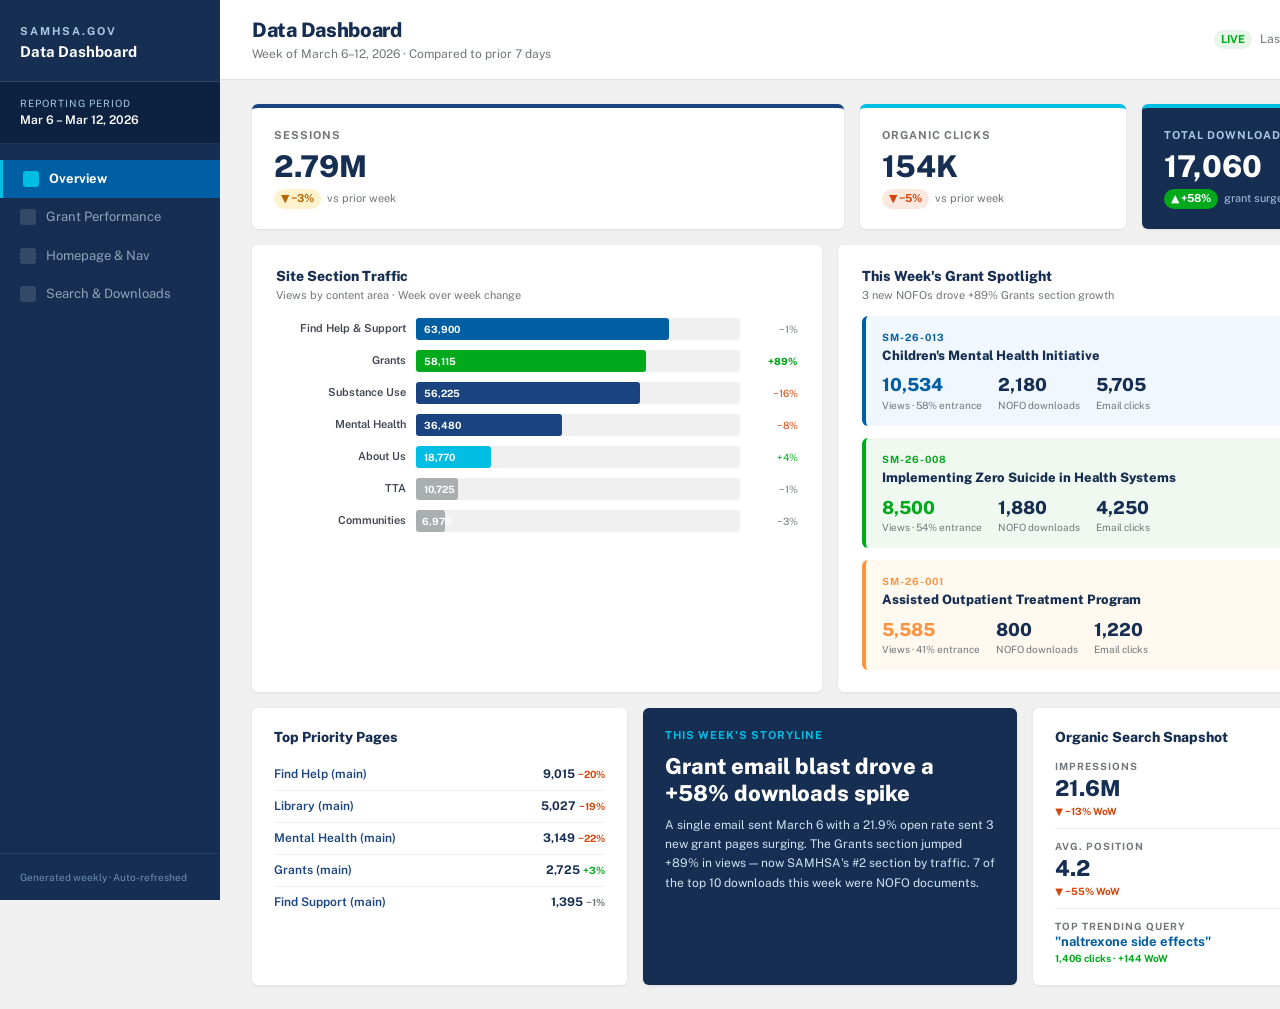
<file: index.html>
<!DOCTYPE html>
<html lang="en">
<head>
  <meta charset="UTF-8">
  <meta http-equiv="refresh" content="0; url=overview.html">
  <title>SAMHSA Analytics Dashboard</title>
</head>
<body>
  <p>Redirecting to <a href="overview.html">Overview</a>…</p>
</body>
</html>
</file>
